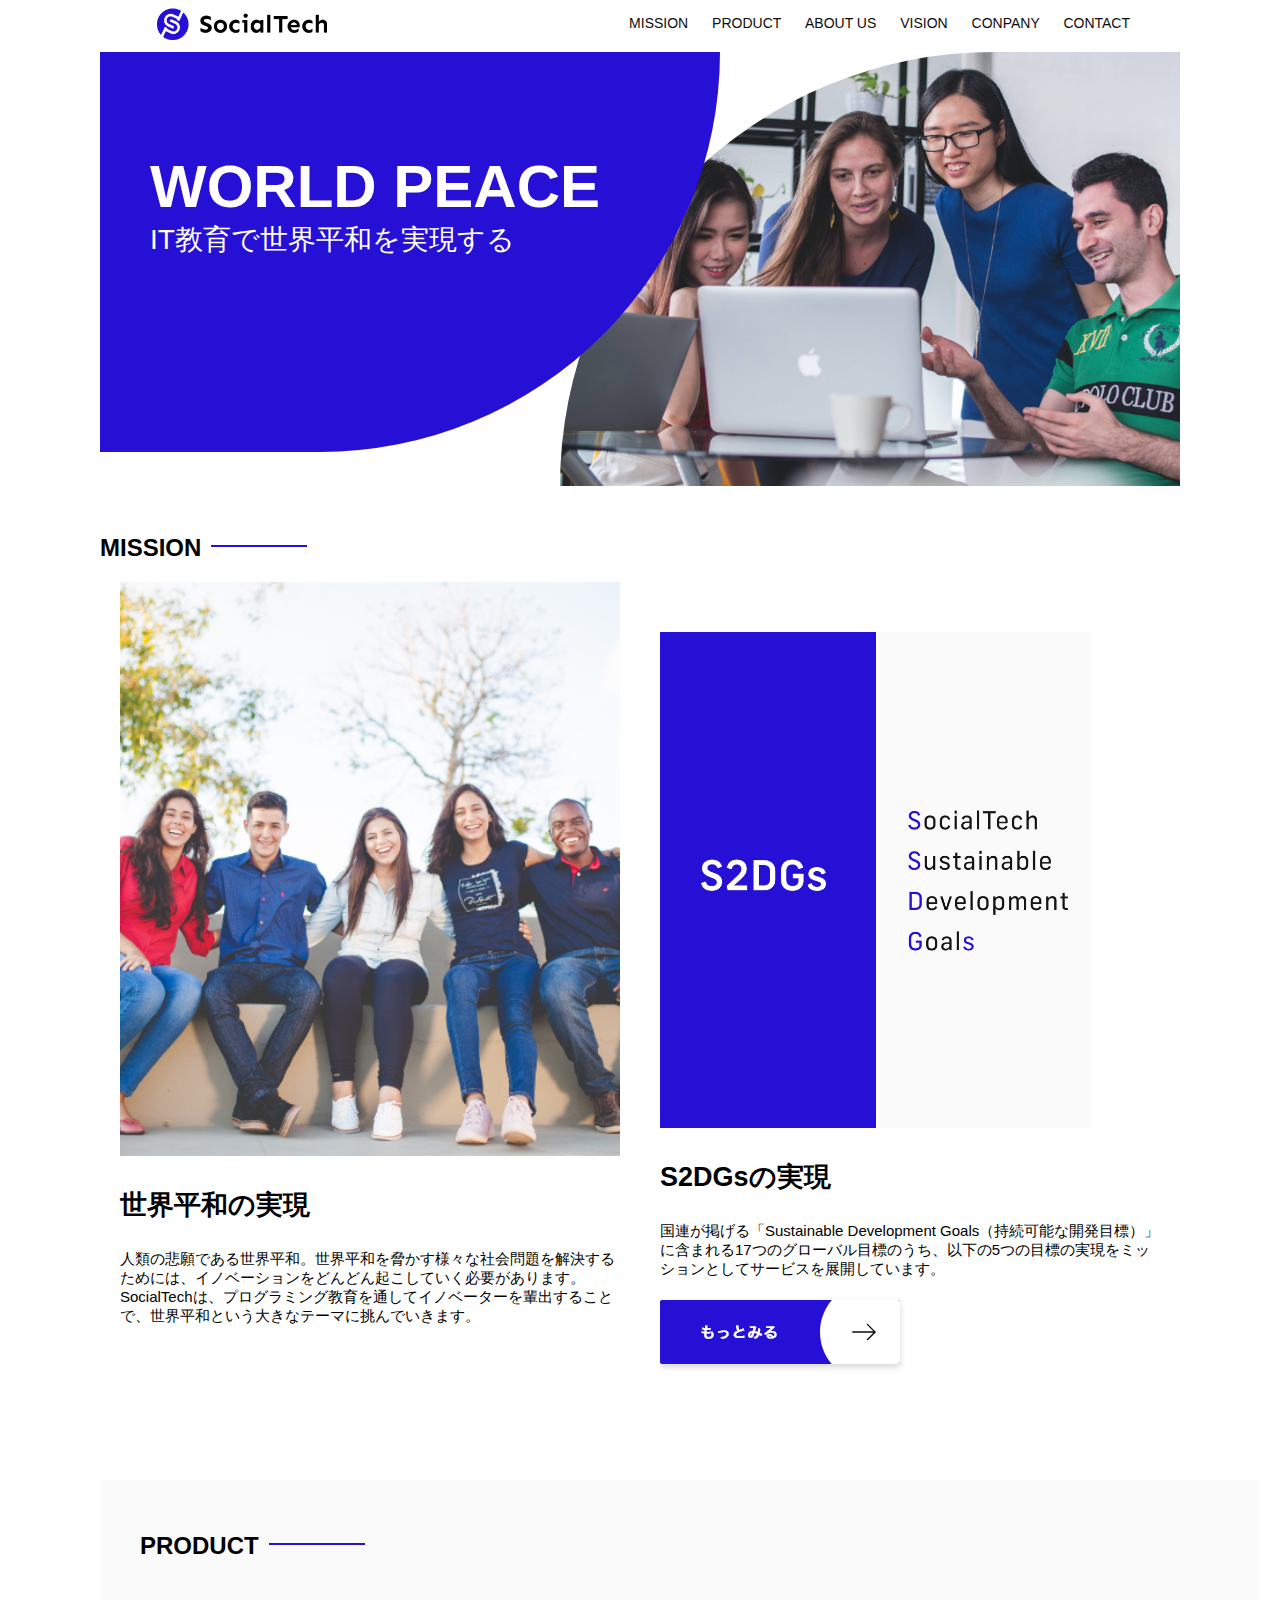
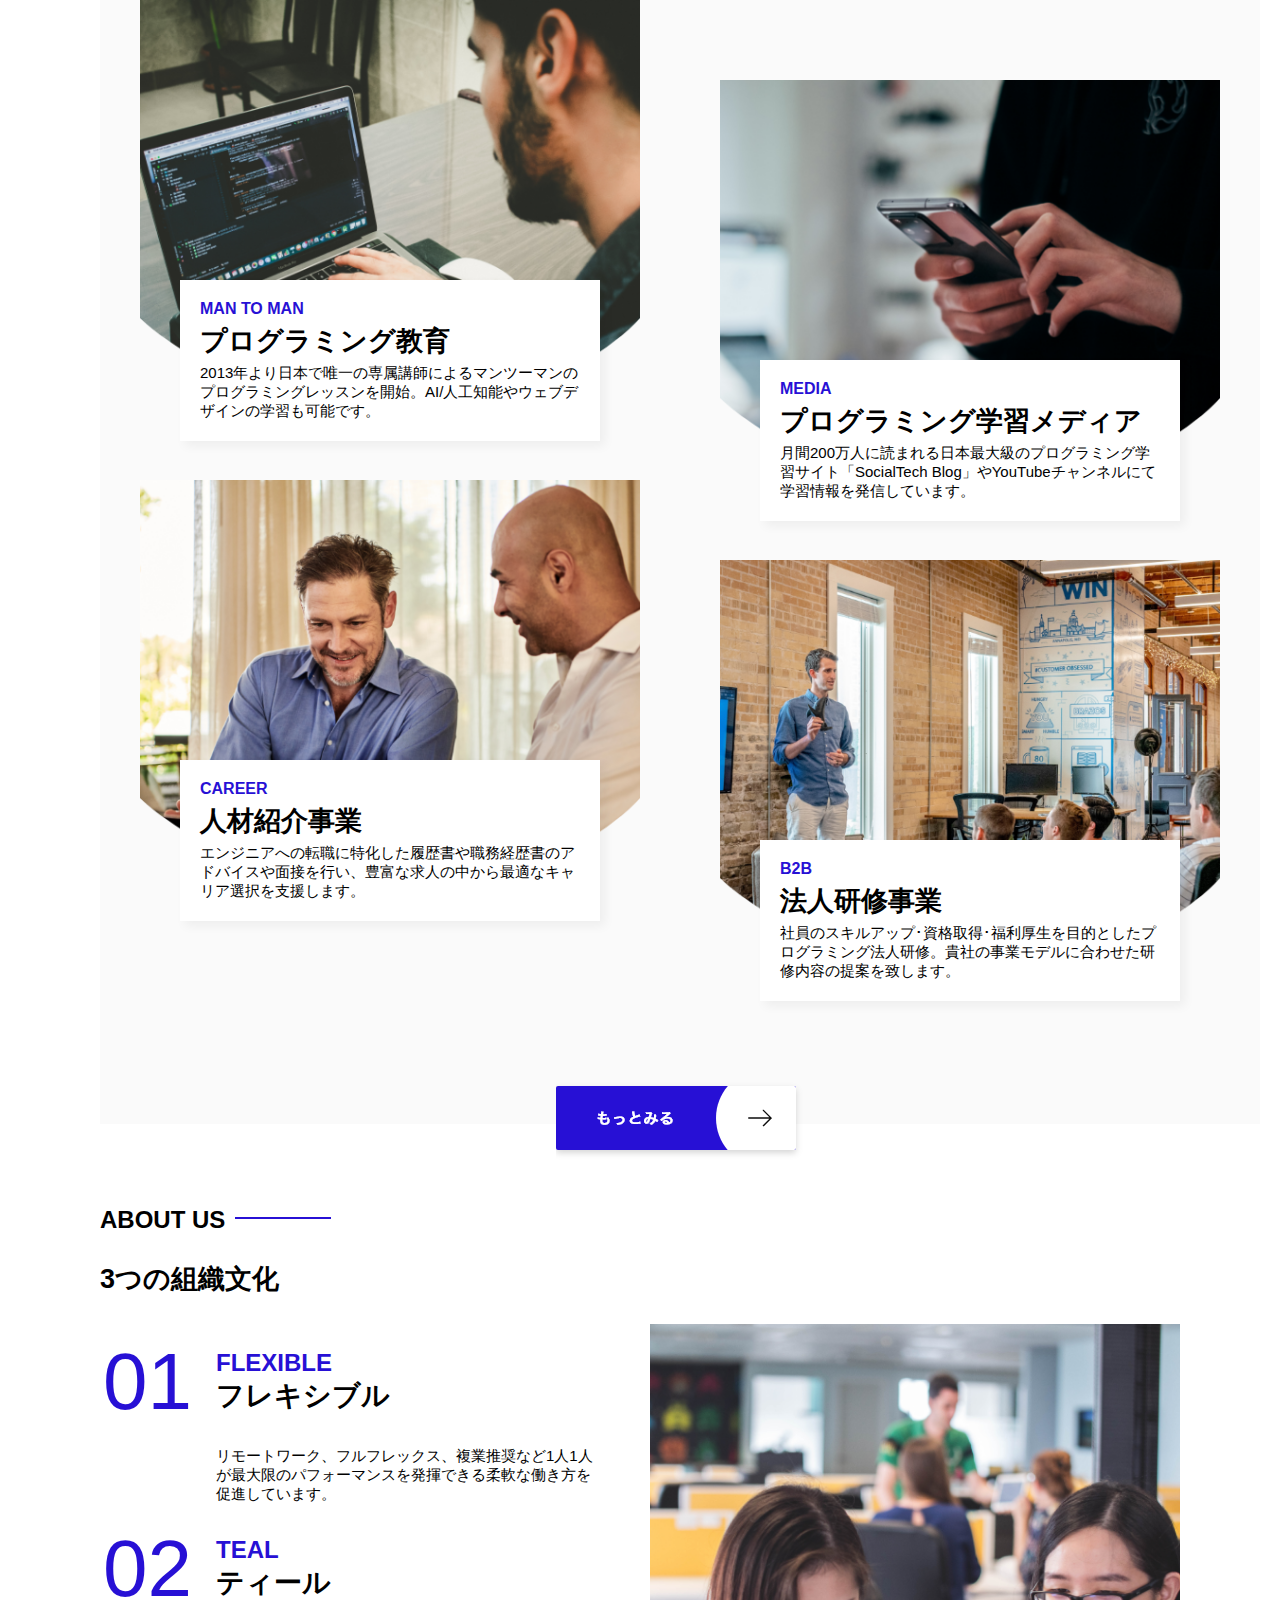
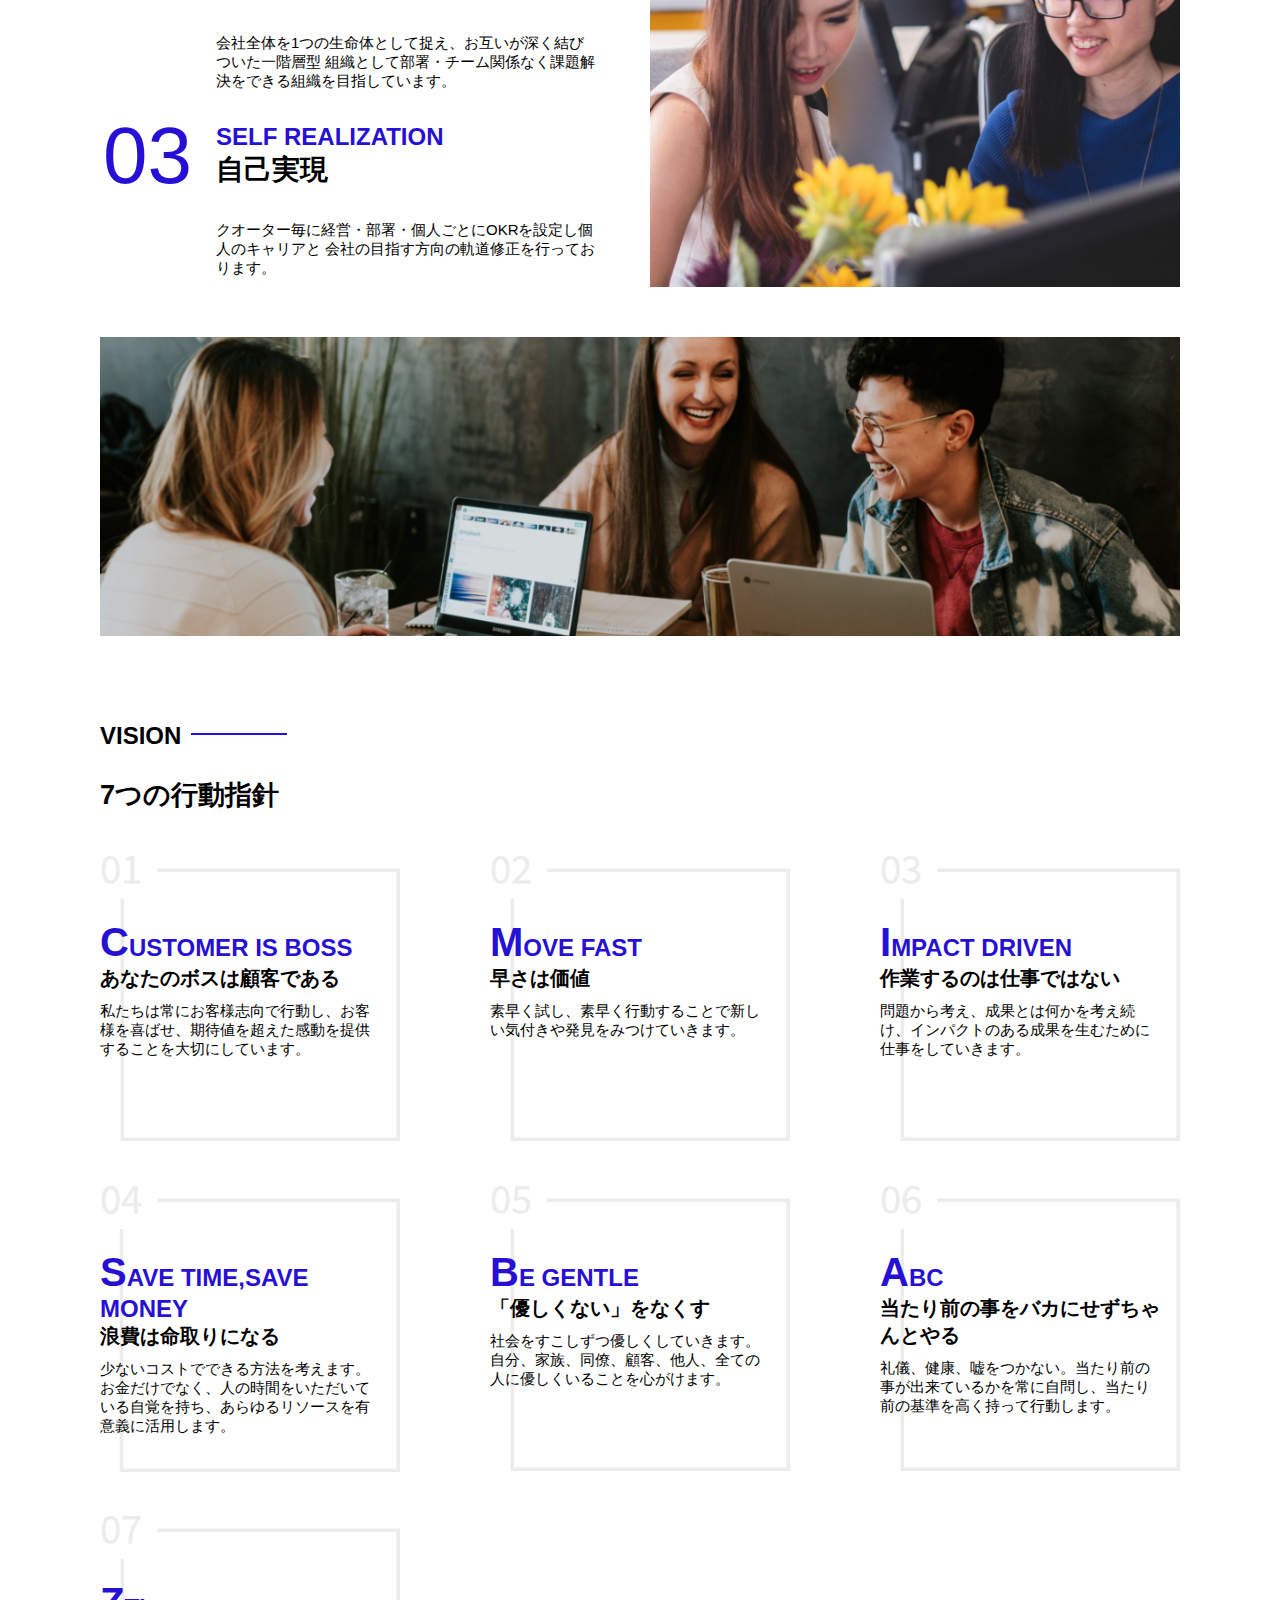
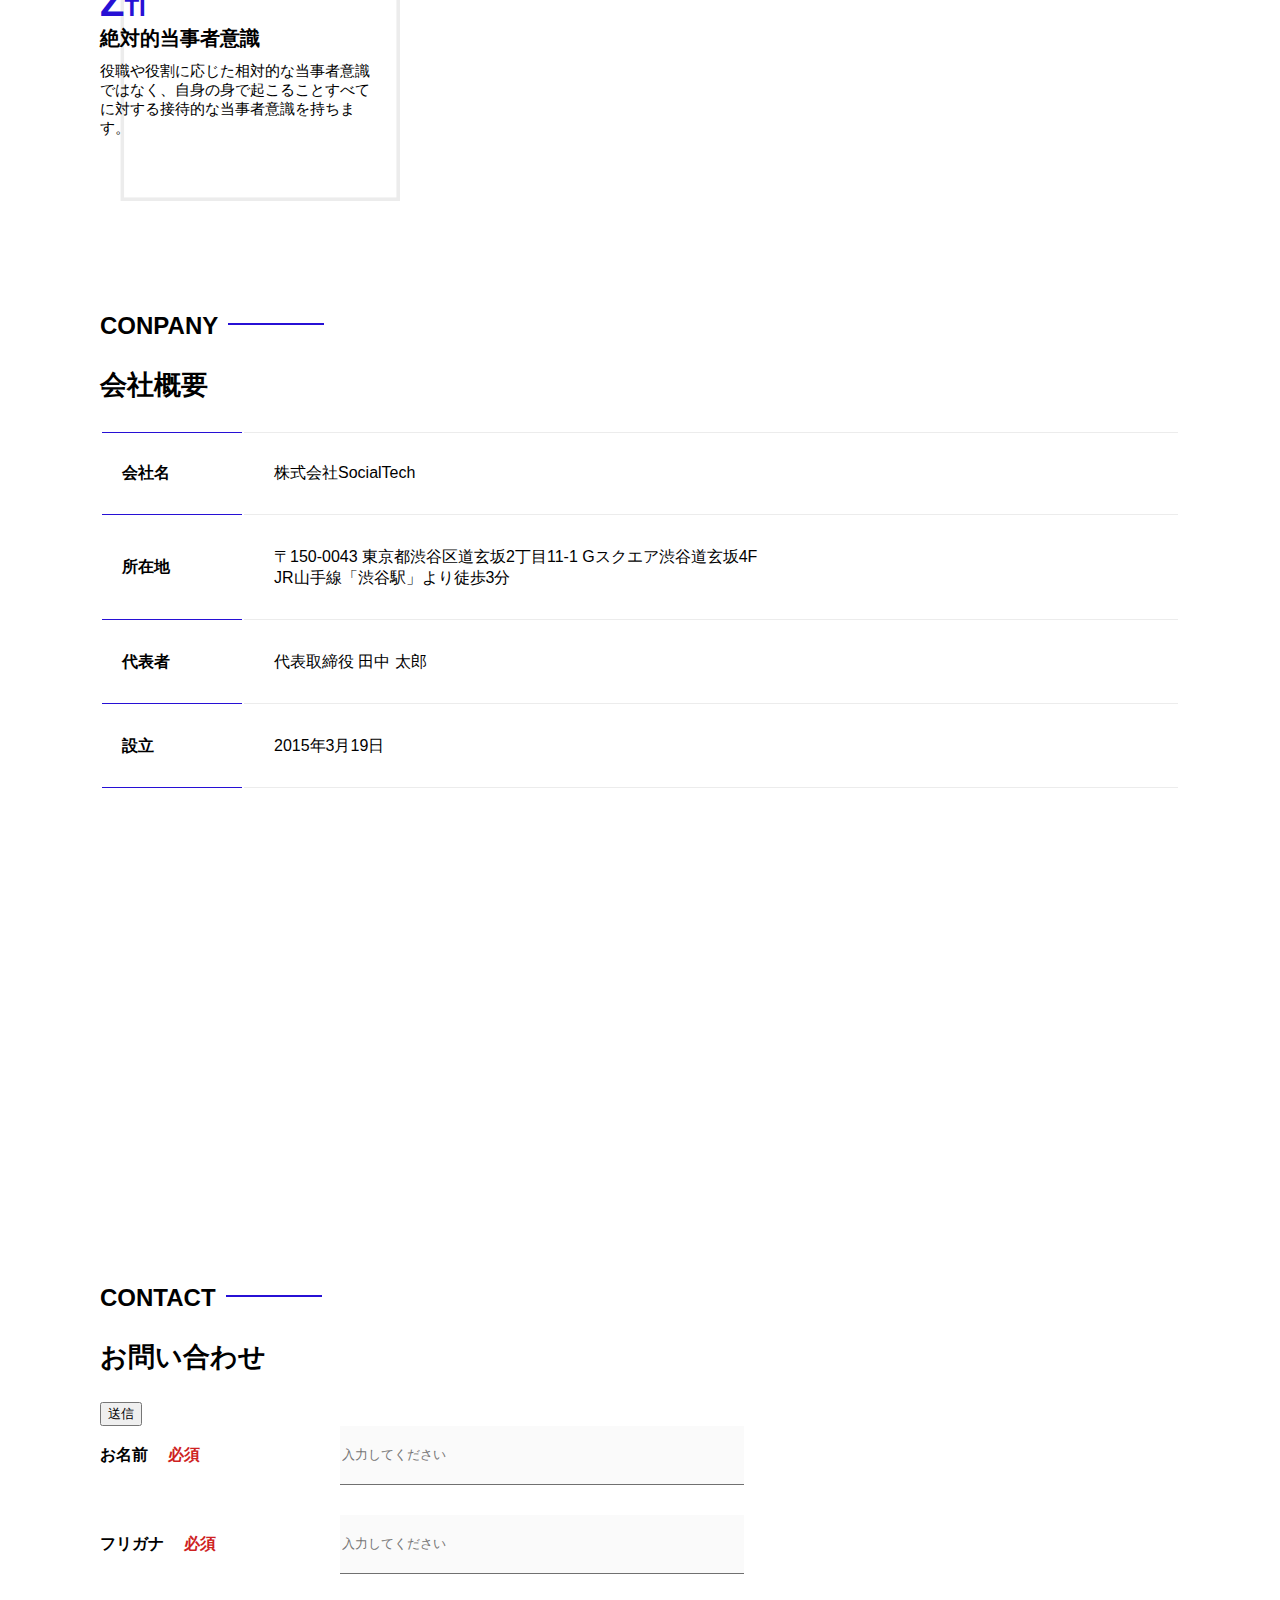
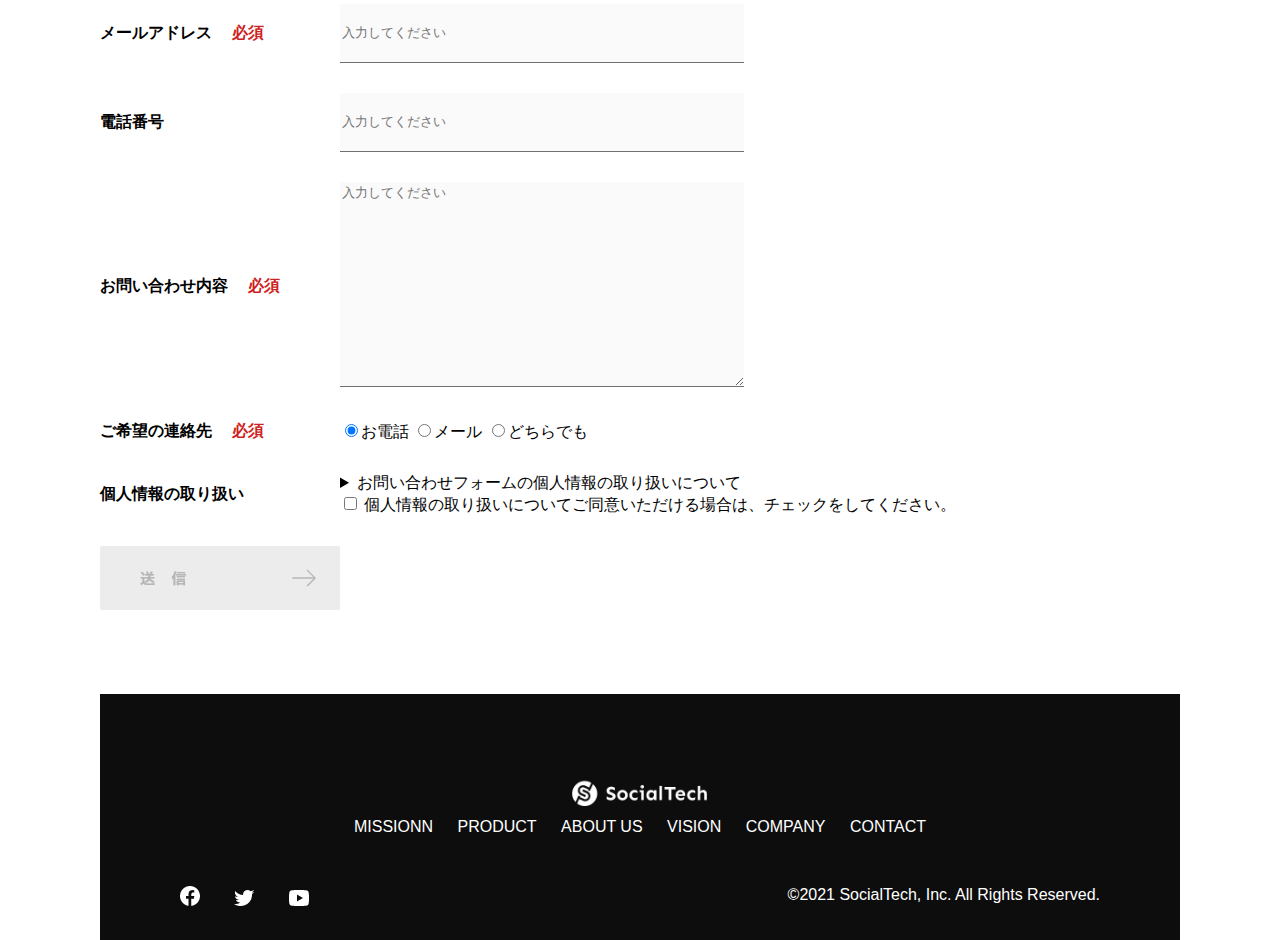
<file: index.html>
<!DOCTYPE html>
<html>
<head>
  <title>SocialTech</title>
  <meta charset="utf-8">
  <meta description="SocialTech業界のリーディングカンパニーを目指します。">
  <meta name="viewport" content="width=device-width,initial-scale=1.0">
  <link rel="stylesheet" href="style.css">
</head>
<body>
  <!--ヘッダー-->
  <header>
    <!--ロゴ-->
      <a href="index.html" id="logo"><img src="images/logo.png" alt="トップページに戻る"></a>

      <!--PC用ナビゲーション-->
      <nav id="nav-pc">
        <a href="misson.html">MISSION</a>
        <a href="product.html">PRODUCT</a>
        <a href="index.html#aboutus">ABOUT US</a>
        <a href="index.html#vision">VISION</a>
        <a href="index.html#company">CONPANY</a>
        <a href="index.html#contact">CONTACT</a>
      </nav>
      <!--スマホ用メニューボタン-->
      <img id="menu-sp" src="images/button-menu.png" alt="ナビゲーションを開く" onclick="document.getElementById('nav-sp').style.display = 'block'">

      <!--スマホ用ナビゲーション-->
      <nav id="nav-sp">
        <img id="close" src="images/button-close.png" alt="ナビゲーションを閉じる" onclick="document.getElementById('nav-sp').style.display ='none'">
        <a id="logo-sp" href="index.html" onclick="document.getElementById('nav-sp').style.display = 'none'"><img src="images/logo-sp.png" alt="トップページに戻る"></a>
        <a class="menu" href="mission.html" onclick="document.getElementById('nav-sp').style.display = 'none'">MISSION</a>
       <a class="menu" href="product.html" onclick="document.getElementById('nav-sp').style.display = 'none'">PRODUCT</a>
       <a class="menu" href="index.html#aboutus" onclick="document.getElementById('nav-sp').style.display = 'none'">ABOUT
         US</a>
       <a class="menu" href="index.html#vision"
         onclick="document.getElementById('nav-sp').style.display = 'none'">VISION</a>
       <a class="menu" href="index.html#company"
         onclick="document.getElementById('nav-sp').style.display = 'none'">COMPANY</a>
       <a class="menu" href="index.html#contact"
         onclick="document.getElementById('nav-sp').style.display = 'none'">CONTACT</a>
       <div id="sns">
         <a href="https://www.facebook.com/sejuku2013"><img src="images/button-facebook.png" alt="Facebookのリンク"></a>
         <a href="https://twitter.com/samuraijuku"><img src="images/button-twitter.png" alt="Twitterのリンク"></a>
         <a href="https://www.youtube.com/channel/UCCFOQO5aDK0xXam4cUQXT8g"><img src="images/button-youtube.png" alt="YouTubeのリンク"></a>
       </div>
      </nav>
  </header>
  <main>
    <article>
      <!--メインビジュアル-->
      <section id="main-visual">
        <div id="main-message">
          <h1>WORLD PEACE</h1>
          <p>IT教育で世界平和を実現する</p>
        </div>
        <img src="images/index/index-main.png" alt="PCの周りに集まる多国籍の仲間たち">
      </section>
      <!--ミッション-->
      <section id="mission">
        <h2 class="index-h2">MISSION</h2>
        <div id="mission-flex">
          <div>
            <img id="mission-photo" src="images/index/index-mission.png" alt="屋外のベンチで写真を撮影する多国籍の仲間たち">
            <h3>世界平和の実現</h3>
            <p>
              人類の悲願である世界平和。世界平和を脅かす様々な社会問題を解決するためには、イノベーションをどんどん起こしていく必要があります。SocialTechは、プログラミング教育を通してイノベーターを輩出することで、世界平和という大きなテーマに挑んでいきます。
            </p>              
          </div>
          <div>
            <img id="s2dgs" src="images/index/s2dgs.png" alt="S2DGs">
            <h3>S2DGsの実現</h3>
            <p>国連が掲げる「Sustainable Development Goals（持続可能な開発目標）」に含まれる17つのグローバル目標のうち、以下の5つの目標の実現をミッションとしてサービスを展開しています。</p>
            <a href="mission.html">
              <img src="images/button-more.png" alt="もっとみる">
            </a>
          </div>
        </div>
      </section>
      <!--プロダクト-->
      <section id="product">
        <h2 class="index-h2">PRODUCT</h2>
        <div>
          <div id="product-left">
            <div>
              <img class="product-photo" src="images/index/index-mantoman.png" alt="PCでｺｰﾄﾞを書く男性">
              <div class="product-explain">
                <span>MAN TO MAN</span>
                <h3>プログラミング教育</h3>
                <p>2013年より日本で唯一の専属講師によるマンツーマンのプログラミングレッスンを開始。AI/人工知能やウェブデザインの学習も可能です。</p>
              </div>
            </div>
            <div>
              <img class="product-photo" src="images/index/index-career.png" alt="笑顔で話し合う2人の男性">
              <div class="product-explain">
                <span>CAREER</span>
                <h3>人材紹介事業</h3>
                <p>エンジニアへの転職に特化した履歴書や職務経歴書のアドバイスや面接を行い、豊富な求人の中から最適なキャリア選択を支援します。</p>
              </div>
            </div>
          </div>
          <div id="product-right">
            <div>
              <img class="product-photo" src="images/index/index-media.png" alt="スマートフォンを操作する人">
              <div class="product-explain">
                <span>MEDIA</span>
                <h3>プログラミング学習メディア</h3>
                <p>月間200万人に読まれる日本最大級のプログラミング学習サイト「SocialTech Blog」やYouTubeチャンネルにて学習情報を発信しています。</p>
              </div>
            </div>
            <div>
              <img class="product-photo" src="images/index/index-b2b.png" alt="講演中の男性とそれを聴く人々">
              <div class="product-explain">
                <span>B2B</span>
                <h3>法人研修事業</h3>
                <p>社員のスキルアップ･資格取得･福利厚生を目的としたプログラミング法人研修。貴社の事業モデルに合わせた研修内容の提案を致します。</p>
              </div>
            </div>
          </div>
        </div>
        <div>
          <a id="product-more" href="product.html">
            <img src="images/button-more.png" alt="もっとみる">
          </a>
        </div>
      </section>
      <!---ABOUT US-->
      <section id="aboutus">
        <h2 class="index-h2">ABOUT US</h2>
        <h3>3つの組織文化</h3>
        <div>
          <table class="culture-table">
            <tr>
              <td>
                <span class="culture-num">01</span>
              </td>
              <td>
                <span class="culture-en">FLEXIBLE</span>
                <span class="culture-jp">フレキシブル</span>
              </td>
            </tr>
            <tr>
              <td>
                <!--空のセル-->
              </td>
              <td>
                <p class="culture-description">
                  リモートワーク、フルフレックス、複業推奨など1人1人が最大限のパフォーマンスを発揮できる柔軟な働き方を促進しています。
                </p>
              </td>
            </tr>
            <tr>
              <td>
                <span class="culture-num">02</span>
              </td>
              <td>
                <span class="culture-en">TEAL</span>
                <span class="culture-jp">ティール</span>
              </td>
            </tr>
            <tr>
              <td>
                <!--空のセル-->
              </td>
              <td>
                <p class="culture-description">
                  会社全体を1つの生命体として捉え、お互いが深く結びついた一階層型
                  組織として部署・チーム関係なく課題解決をできる組織を目指しています。
                </p>
              </td>
            </tr>
            <tr>
              <td>
                <span class="culture-num">03</span>
              </td>
              <td>
                <span class="culture-en">SELF REALIZATION</span>
                <span class="culture-jp">自己実現</span>
              </td>
            </tr>
            <tr>
              <td>
                <!--空のセル-->
              </td>
              <td>
                <p class="culture-description">
                  クオーター毎に経営・部署・個人ごとにOKRを設定し個人のキャリアと
                  会社の目指す方向の軌道修正を行っております。
                </p>
              </td>
            </tr>
          </table>
          <img class="culture-img" src="images/index/index-aboutus1.png" alt="笑顔で話し合う2人の女性">
        </div>
        <img class="culture-img2" src="images/index/index-aboutus2.png" alt="笑顔で話し合う3人の男女">
      </section>
      <!--VISION-->
      <section id="vision">
        <h2 class="index-h2">VISION</h2>
        <h3>7つの行動指針</h3>
        <div>
          <div class="vision-box">
            <img src="images/index/vision-01.png" alt="01">
            <span>
              <h4>CUSTOMER IS BOSS</h4>
              <h5>あなたのボスは顧客である</h5>
              <p>私たちは常にお客様志向で行動し、お客様を喜ばせ、期待値を超えた感動を提供することを大切にしています。</p>
            </span>
          </div>
          <div class="vision-box">
            <img src="images/index/vision-02.png" alt="02">
            <span>
              <h4>MOVE FAST</h4>
              <h5>早さは価値</h5>
              <p>素早く試し、素早く行動することで新しい気付きや発見をみつけていきます。</p>
            </span>
         </div>
         <div class="vision-box">
            <img src="images/index/vision-03.png" alt="03">
            <span>
              <h4>IMPACT DRIVEN</h4>
              <h5>作業するのは仕事ではない</h5>
              <p>問題から考え、成果とは何かを考え続け、インパクトのある成果を生むために仕事をしていきます。</p>
            </span>
         </div>
         <div class="vision-box">
            <img src="images/index/vision-04.png" alt="04">
            <span>
              <h4>SAVE TIME,SAVE MONEY</h4>
              <h5>浪費は命取りになる</h5>
              <p>少ないコストでできる方法を考えます。お金だけでなく、人の時間をいただいている自覚を持ち、あらゆるリソースを有意義に活用します。</p>
           </span>
         </div>
         <div class="vision-box">
            <img src="images/index/vision-05.png" alt="05">
            <span>
               <h4>BE GENTLE</h4>
               <h5>「優しくない」をなくす</h5>
               <p>社会をすこしずつ優しくしていきます。自分、家族、同僚、顧客、他人、全ての人に優しくいることを心がけます。</p>
             </span>
          </div>
          <div class="vision-box">
             <img src="images/index/vision-06.png" alt="06">
             <span>
                <h4>ABC</h4>
                <h5>当たり前の事をバカにせずちゃんとやる</h5>
                <p>礼儀、健康、嘘をつかない。当たり前の事が出来ているかを常に自問し、当たり前の基準を高く持って行動します。</p>
             </span>
           </div>
           <div class="vision-box">
              <img src="images/index/vision-07.png" alt="07">
              <span>
                 <h4>ZTI</h4>
                 <h5>絶対的当事者意識</h5>
                 <p>役職や役割に応じた相対的な当事者意識ではなく、自身の身で起こることすべてに対する接待的な当事者意識を持ちます。</p>
             </span>
           </div>
        </div>
      </section>
      <!--COMPANY-->
      <section id="company">
        <h2 class="index-h2">CONPANY</h2>
        <h3>会社概要</h3>
        <table id="company-table">
          <tr>
            <th class="tableheader-first">会社名</th>
            <td class="cell-first">株式会社SocialTech</td>
          </tr>
          <tr>
            <th class="tableheader">所在地</th>
            <td class="cell">〒150-0043 東京都渋谷区道玄坂2丁目11-1 Gスクエア渋谷道玄坂4F<br>JR山手線「渋谷駅」より徒歩3分</td>
          </tr>
          <tr>
            <th class="tableheader">代表者</th>
            <td class="cell">代表取締役 田中 太郎</td>
          </tr>
          <tr>
            <th class="tableheader">設立</th>
            <td class="cell">2015年3月19日</td>
          </tr>
        </table>
        <iframe src="https://www.google.com/maps/embed?pb=!1m18!1m12!1m3!1d3241.7761314188974!2d139.69400201511064!3d35.65788688019979!2m3!1f0!2f0!3f0!3m2!1i1024!2i768!4f13.1!3m3!1m2!1s0x60188caa0042e8d1%3A0xba130bea826a7aa2!2z44CSMTUwLTAwNDMg5p2x5Lqs6YO95riL6LC35Yy66YGT546E5Z2C77yS5LiB55uu77yR77yR4oiS77yR!5e0!3m2!1sja!2sjp!4v1658111768765!5m2!1sja!2sjp"style="border:0;" allowfullscreen="" loading="lazy" referrerpolicy="no-referrer-when-downgrade">
        </iframe>
      </section>
      <!--お問い合わせフォーム-->
      <section id="contact">
        <h2 class="index-h2">CONTACT</h2>
        <h3>お問い合わせ</h3>
        <!--STATIC FORMSのフォームタグ-->
        <form action="https://api.staticforms.xyz/submit" method="post">
          <input type="text" name="honeypot" style="display:none">
          <!--STATIC FORMSのアクセスキー-->
          <input type="hidden" name="accessKey" value="74a139e5-a51e-4414-90f2-397206c71c4c">
          <!--メールのタイトル-->
          <input type="hidden" name="subject" value="お問い合わせフォーム">
          <!--送信先のメールアドレスをvalueに設定する-->
          <input type="hidden" name="replyTo" value="kazuendkazu@yahoo.co.jp">
          <!--redirectToのURLは公開後のURLへリンクする-->
          <input type="hidden" name="redirectTo" value="">
          <input type="submit" value="送信"/>
          <div>
            <div class="contact-heading">
              <label class="contact-label">お名前<span class="contact-span">必須</span></label>
            </div>
            <div class="contact-form">
              <input type="text" name="name" placeholder="入力してください" class="contact-textbox">
            </div>
          </div>
          <div>
            <div class="contact-heading">
              <label class="contact-label">フリガナ<span class="contact-span">必須</span></label>
            </div> 
            <div>
              <input type="text" name="hurigana" placeholder="入力してください" class="contact-textbox">
            </div>
          </div>
          <div>
            <div class="contact-heading">
              <label class="contact-label">メールアドレス<span class="contact-span">必須</span></label>
            </div>
            <div>
              <input type="text" name="email"placeholder="入力してください" class="contact-textbox">
            </div>
          </div>
          <div>
            <div class="contact-heading">
              <label class="contact-label">電話番号</label>
            </div>
            <div>
              <input type="text" name="email"placeholder="入力してください" class="contact-textbox">
            </div>
          </div>
          <div>
            <div class="contact-heading">
              <label class="contact-label">お問い合わせ内容<span class="contact-span">必須</span></label>
            </div>
            <div>
              <textarea class="contact-textarea" placeholder="入力してください" name="message"></textarea>
            </div>
          </div>
          <div>
            <div class="contact-heading">
              <label class="contact-label">ご希望の連絡先<span class="contact-span">必須</span></label>
            </div>
            <div>
              <input class="radiobutton" type="radio" value="tel" name="contact" checked><label>お電話</label>
              <input class="radiobutton" type="radio" value="mail" name="contact"><label>メール</label>
              <input class="radiobutton" type="radio" value="both" name="contact"><label>どちらでも</label>
            </div>
          </div>
          <div>
            <div class="contact-heading">
              <label class="contact-label">個人情報の取り扱い</label>
            </div>
            <div>
              <details>
                <summary>お問い合わせフォームの個人情報の取り扱いについて</summary>
                <div>
                  <span>1.組織の名称又は氏名</span><br>
                  株式会社SocialTech<br><br>
                  <span>2.個人情報保護管理者(若しくはその代理人)の氏名又は職名、所属及び連絡先
                    鈴木 一郎 コーポレート部</span><br>
                    メールアドレス:support@socialtech.net<br>
                    TEL：03-××××-×××××<br>
                    <span>3.個人情報の利用目的</span><br>
                    ・本サービス及び本サービスに関連する情報の提供又はそれらに関する連絡の為<br>
                    ・ユーザー本人確認のため<br>
                    ・当社サービスのご案内のため<br>
                    ・当社の商品等の広告または宣伝(電子メールによるものを含むものとします。)<br><br>
                    <span>4.個人情報の取り扱い業務の委託</span><br>
                    個人情報の取り扱い業務の全部または一部を外部に業務委託する場合があります。<br>
                    その際、弊社は、個人情報を適切に保護できる管理体制を敷き実行していることを条件として<br>
                    委託先を厳選したうえで、機密保持契約を委託先と締結し、お客様の個人情報を厳密に管理させます。<br><br>
                    <span>5.個人情報の開示等の請求</span><br>
                    お客様は、弊社に対してご自身の個人情報の開示等(利用目的の通知、開示、内容の訂正･追加･削除、利用の停止または消去、第三者への提供の停止)に関して、当社問い合わせ窓口に申し出ることができます。<br>
                    その際、弊社はお客様ご本人を確認させていただいたうえで、合理的な期間内に対応いたします。<br><br>
                    なお、個人情報に関する弊社お問い合わせ先は、次の通りです。<br><br>
                    株式会社SocialTech 個人情報問い合わせ窓口<br>
                    〒150-0043 東京都渋谷区道玄坂2丁目11-1 Gスクエア渋谷道玄坂4F<br>
                    メールアドレス：suppoet@socialtech.net TEL:03-××××-×××××<br><br>
                    <span>6.個人情報を提供されることの任意について</span><br><br>
                    お客様がご自身の個人情報を弊社に提供されるか否かは、お客様のご判断によりますが、もしご提供されない場合には、適切なサービスが提供できない場合がありますので予めご了承ください。
                </div>
              </details>
              <input type="checkbox" name="agree">
              <span>個人情報の取り扱いについてご同意いただける場合は、チェックをしてください。</span>
            </div>
          </div>
          <input type="image" value="Submit" src="images/button-submit.png" alt="送信する">
      </section>
    </article>
    <footer>
      <div id="footer-logo">
        <img src="images/logo-sp.png" alt="SocialTech">
      </div>
      <div id="footer-link">
        <a href="mission.html">MISSIONN</a>
        <a href="product.html">PRODUCT</a>
        <a href="index.html#aboutus">ABOUT US</a>
        <a href="index.html#vision">VISION</a>
        <a href="index.html#company">COMPANY</a>
        <a href="index.html#contact">CONTACT</a>
      </div>
      <div id="sns-footer">
        <a href="https://www.facebook.com/sejuku2013"><img src="images/button-facebook.png" alt="Facebookのリンク"></a>
        <a href="https://twitter.com/samuraijuku"><img src="images/button-twitter.png" alt="Twitterのリンク"></a>
        <a href="https://www.youtube.com/channel/UCCFOQO5aDK0xXam4cUQXTT8g"><img src="images/button-youtube.png" alt="YouTubeのリンク"></a>
        <span id="copyright">&copy;2021 SocialTech, Inc. All Rights Reserved.</span>
      </div>
    </footer>
  </main>
</body>
</html>
</file>
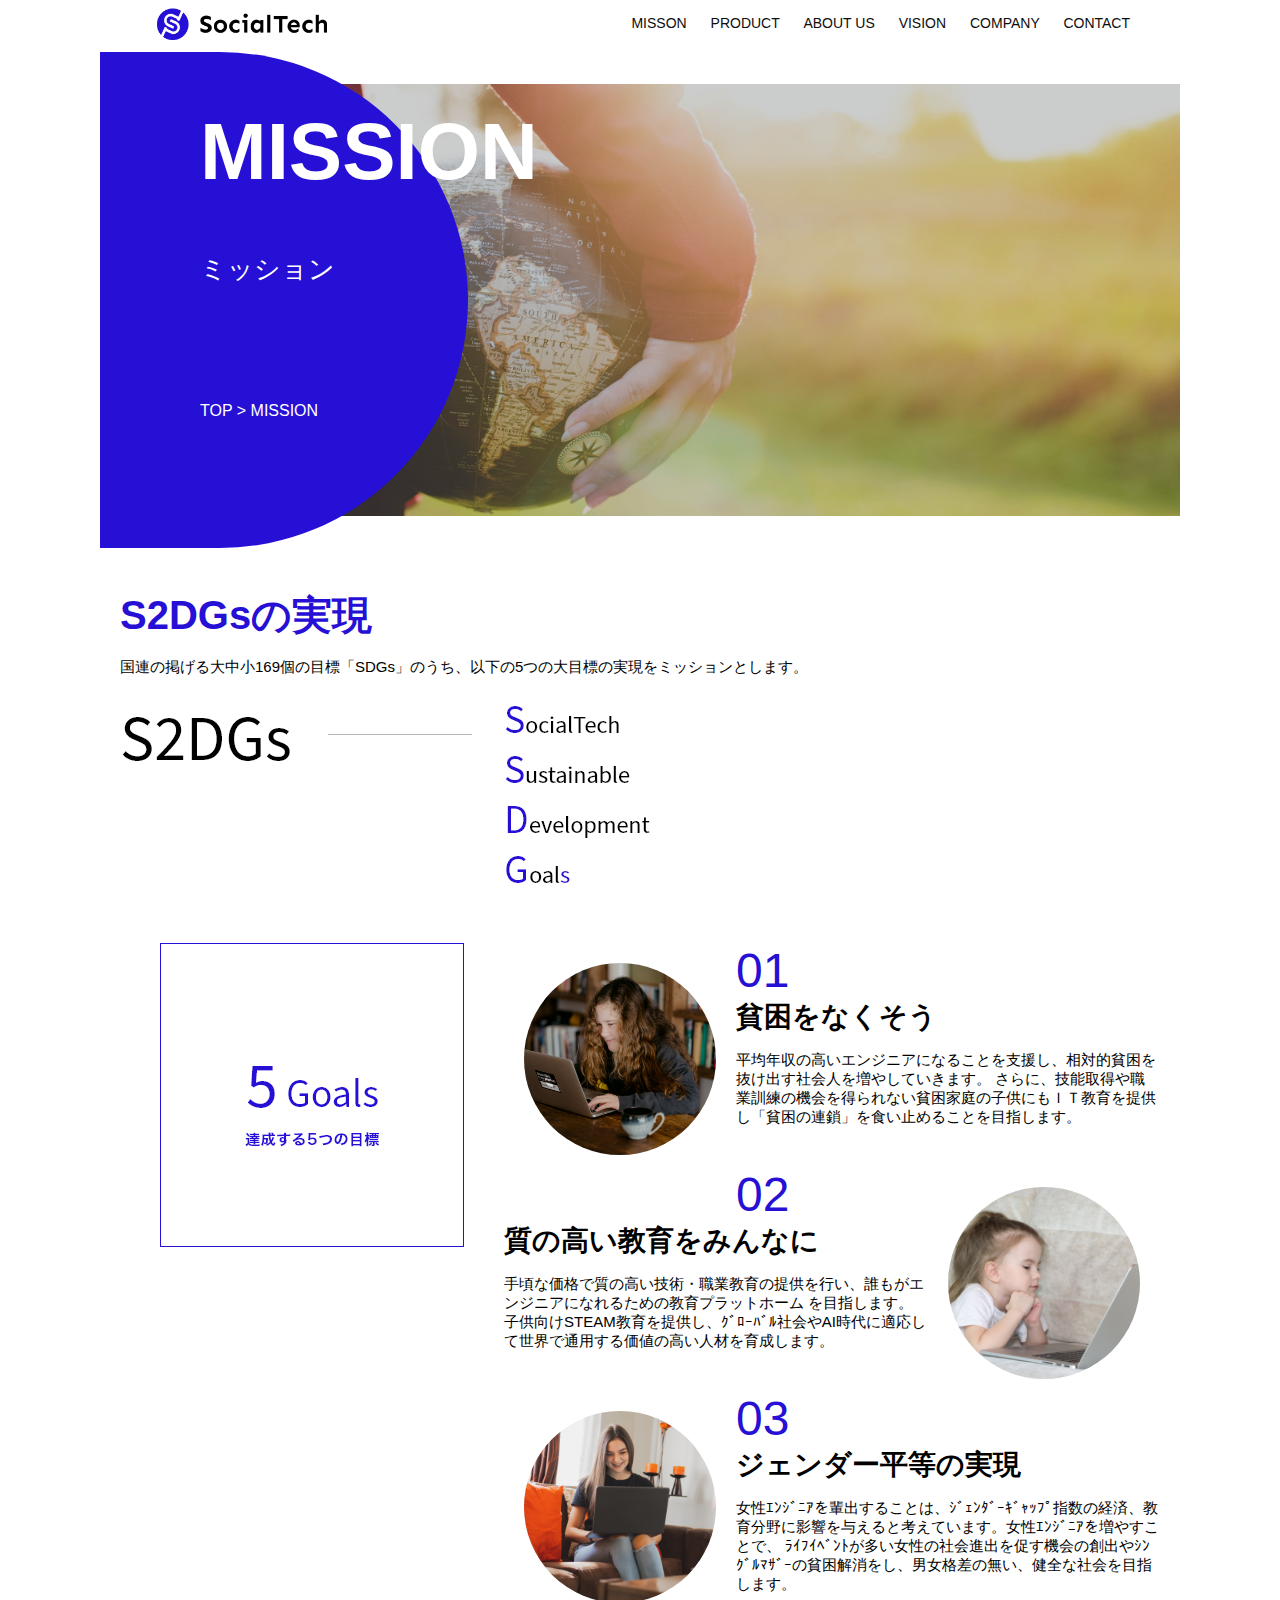
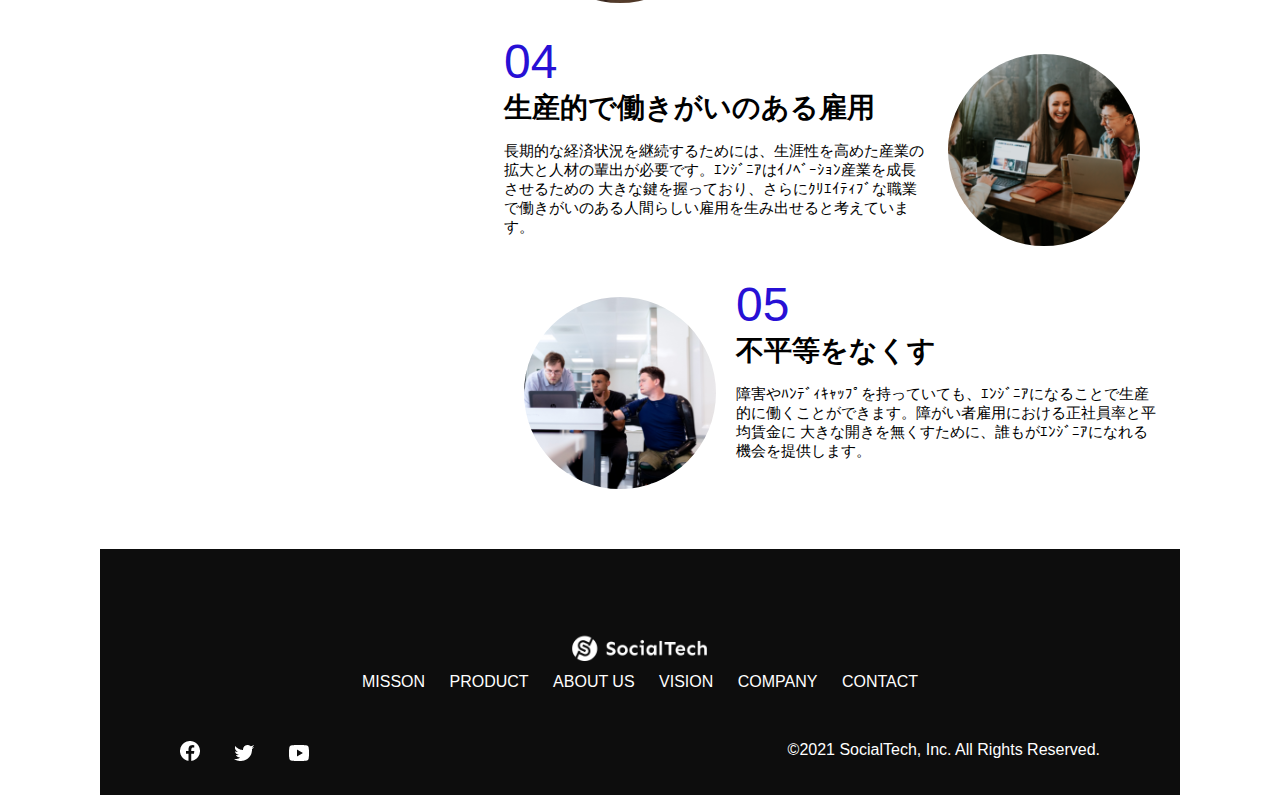
<file: misson.html>
<!DOCTYPE html>
<html>
  <head>
    <title>SocialTech - MISSON ミッション -</title>
    <meta charset="utf-8">
    <meta name="description" content="SocialTechが目指す5つの目標（S2DGs）を紹介します">
    <meta name="viewport" content="width=device-width,inital-scale=1.0">
    <link rel="stylesheet" href="style.css">
  </head>

  <body>
    <!--ヘッダー-->
    <header>
      <!--ロゴ-->
      <a href="index.html" id="logo"><img src="images/logo.png" alt="トップページに戻る"></a>

      <!--PC用ナビゲーション-->
      <nav id="nav-pc">
        <a href="misson.html">MISSON</a>
        <a href="product.html">PRODUCT</a>
        <a href="index.html#aboutus">ABOUT US</a>
        <a href="index.html#vision">VISION</a>
        <a href="index.html#company">COMPANY</a>
        <a href="index.html#contact">CONTACT</a>
      </nav>

      <!--スマホ用メニューボタン-->
      <img id="menu-sp" src="images/button-menu.png" alt="ナビゲーションを開く" onclick="document.getElementById('nav-sp').style.display = 'block'">

      <!--スマホ用ナビゲーション-->
      <nav id="nav-sp">
        <img id="close" src="images/button-close.png" alt="ナビゲーションを閉じる" onclick="document.getElementById('nav-sp').style.display = 'none'">
        <a id="logo-sp" href="index.html" onclick="document.getElementById('nav-sp').style.display = 'none'"><img src="images/logo-sp.png" alt="トップページに戻る"></a>
        <a class="menu" href="misson.html" onclick="document.getElementById('nav-sp').style.display = 'none'">MISSON</a>
        <a class="menu" href="product.html" onclick="document.getElementById('nav-sp').style.display = 'none'">PRODUCT</a>
        <a class="menu" href="index.html#aboutus" onclick="document.getElementById('nav-sp').style.display = 'none'">ABOUTUS</a>
        <a class="menu" href="index.html#vision" onclick="document.getElementById('nav-sp').style.display = 'none'">VISION</a>
        <a class="menu" href="index.html#company" onclick="document.getElementById('nav-sp').style.display = 'none'">COMPANY</a>
        <a class="menu" href="index.html#contact" onclick="document.getElementById('nav-sp').style.display = 'none'">CONTACT</a>
        <div id="sns">
          <a href="https://www.facebook.com/sejuku2013"><img src="images/button-facebook.png" alt="Facebookのリンク"></a>
          <a href="https://www.twitter.com/samuraijuku"><img src="images/button-twitter.png" alt="Twitterのリンク"></a>
          <a href="https://www.youtube.com/channel/UCCFOQO5aDK0xXam4cUQXT8g"><img src="images/button-youtube.png" alt="YouTubeのリンク"></a>
        </div>
      </nav>
    </header>
    <main>
      <article>
        <section id="mission-main">
          <div id="mission-title">
            <h1>MISSION</h1>
            <span>ミッション</span>
            <div>TOP > MISSION</div>
          </div>
        </section>
        <section id ="mission-s2dgs">
          <h2 class="mission-h2">S2DGsの実現</h2>
          <p>国連の掲げる大中小169個の目標「SDGs」のうち、以下の5つの大目標の実現をミッションとします。</p>
          <img src="images/mission/mission-s2dgs.png" alt="S2DGs"
        </section>
        <section id="mission-5goals">
          <div>
            <img id="s2dgs-image" src="images/mission/mission-5goals.png" alt="5Goals">
          </div>
          <div>
            <div>
              <img class="fivegoals-image-left" src="images/mission/mission-5goals01.png" alt="PCを操作する女の子">
              <span class="fivegoals-number">01</span>
              <h3 class="fivegoals-h3">貧困をなくそう</h3>
              <P class="fivegoals-P">
                平均年収の高いエンジニアになることを支援し、相対的貧困を抜け出す社会人を増やしていきます。
                さらに、技能取得や職業訓練の機会を得られない貧困家庭の子供にもＩＴ教育を提供し「貧困の連鎖」を食い止めることを目指します。</P>
            </div>

            <div>
              <img class="fivegoals-image-right" src="images/mission/mission-5goals02.png" alt="ＰＣを見つめる小さい女の子">
              <span class="fivegoals-number">02</span>
              <h3 class="fivegoals-h3">質の高い教育をみんなに</h3>
              <P class="fivegoals-P">
                手頃な価格で質の高い技術・職業教育の提供を行い、誰もがエンジニアになれるための教育プラットホーム
                を目指します。子供向けSTEAM教育を提供し、ｸﾞﾛｰﾊﾞﾙ社会やAI時代に適応して世界で通用する価値の高い人材を育成します。</P>
            </div>

            <div>
              <img class="fivegoals-image-left" src="images/mission/mission-5goals03.png" alt="PCを操作する女性">
              <span class="fivegoals-number">03</span>
              <h3 class="fivegoals-h3">ジェンダー平等の実現</h3>
              <P class="fivegoals-P">
                女性ｴﾝｼﾞﾆｱを輩出することは、ｼﾞｪﾝﾀﾞｰｷﾞｬｯﾌﾟ指数の経済、教育分野に影響を与えると考えています。女性ｴﾝｼﾞﾆｱを増やすことで、
                ﾗｲﾌｲﾍﾞﾝﾄが多い女性の社会進出を促す機会の創出やｼﾝｸﾞﾙﾏｻﾞｰの貧困解消をし、男女格差の無い、健全な社会を目指します。</P>
            </div>

            <div>
              <img class="fivegoals-image-right" src="images/mission/mission-5goals04.png" alt="笑顔で話し合う3人の男女">
              <span class="fivegoals-number">04</span>
              <h3 class="fivegoals-h3">生産的で働きがいのある雇用</h3>
              <P class="fivegoals-P">
                長期的な経済状況を継続するためには、生涯性を高めた産業の拡大と人材の輩出が必要です。ｴﾝｼﾞﾆｱはｲﾉﾍﾞｰｼｮﾝ産業を成長させるための
                大きな鍵を握っており、さらにｸﾘｴｲﾃｨﾌﾞな職業で働きがいのある人間らしい雇用を生み出せると考えています。</P>
            </div>

            <div>
              <img class="fivegoals-image-left" src="images/mission/mission-5goals05.png" alt="障害を持つ男性が生き生きと働く様子">
              <span class="fivegoals-number">05</span>
              <h3 class="fivegoals-h3">不平等をなくす</h3>
              <P class="fivegoals-P">
                障害やﾊﾝﾃﾞｨｷｬｯﾌﾟを持っていても、ｴﾝｼﾞﾆｱになることで生産的に働くことができます。障がい者雇用における正社員率と平均賃金に
                大きな開きを無くすために、誰もがｴﾝｼﾞﾆｱになれる機会を提供します。</P>
            </div>
          </div>
        </section>
      </article>
      <footer>
        <div id="footer-logo">
          <img src="images/logo-sp.png" alt="SocialTech">
        </div>
        <div id="footer-link">        
          <a href="misson.html">MISSON</a>
          <a href="product.html">PRODUCT</a>
          <a href="index.html#aboutus">ABOUT US</a>
          <a href="index.html#vision">VISION</a>
          <a href="index.html#company">COMPANY</a>
          <a href="index.html#contact">CONTACT</a>
        </div>
        <div id="sns-footer">
          <a href="https://www.facebook.com/sejuku2013"><img src="images/button-facebook.png" alt="Facebookのリンク"></a>
          <a href="https://www.twitter.com/samuraijuku"><img src="images/button-twitter.png" alt="Twitterのリンク"></a>
          <a href="https://www.youtube.com/channel/UCCFOQO5aDK0xXam4cUQXT8g"><img src="images/button-youtube.png" alt="YouTubeのリンク"></a>
          <span id="copyright">&copy;2021 SocialTech, Inc. All Rights Reserved.</span> 
        </div>
      </footer>
    </main>
  </body>
</html>
</file>
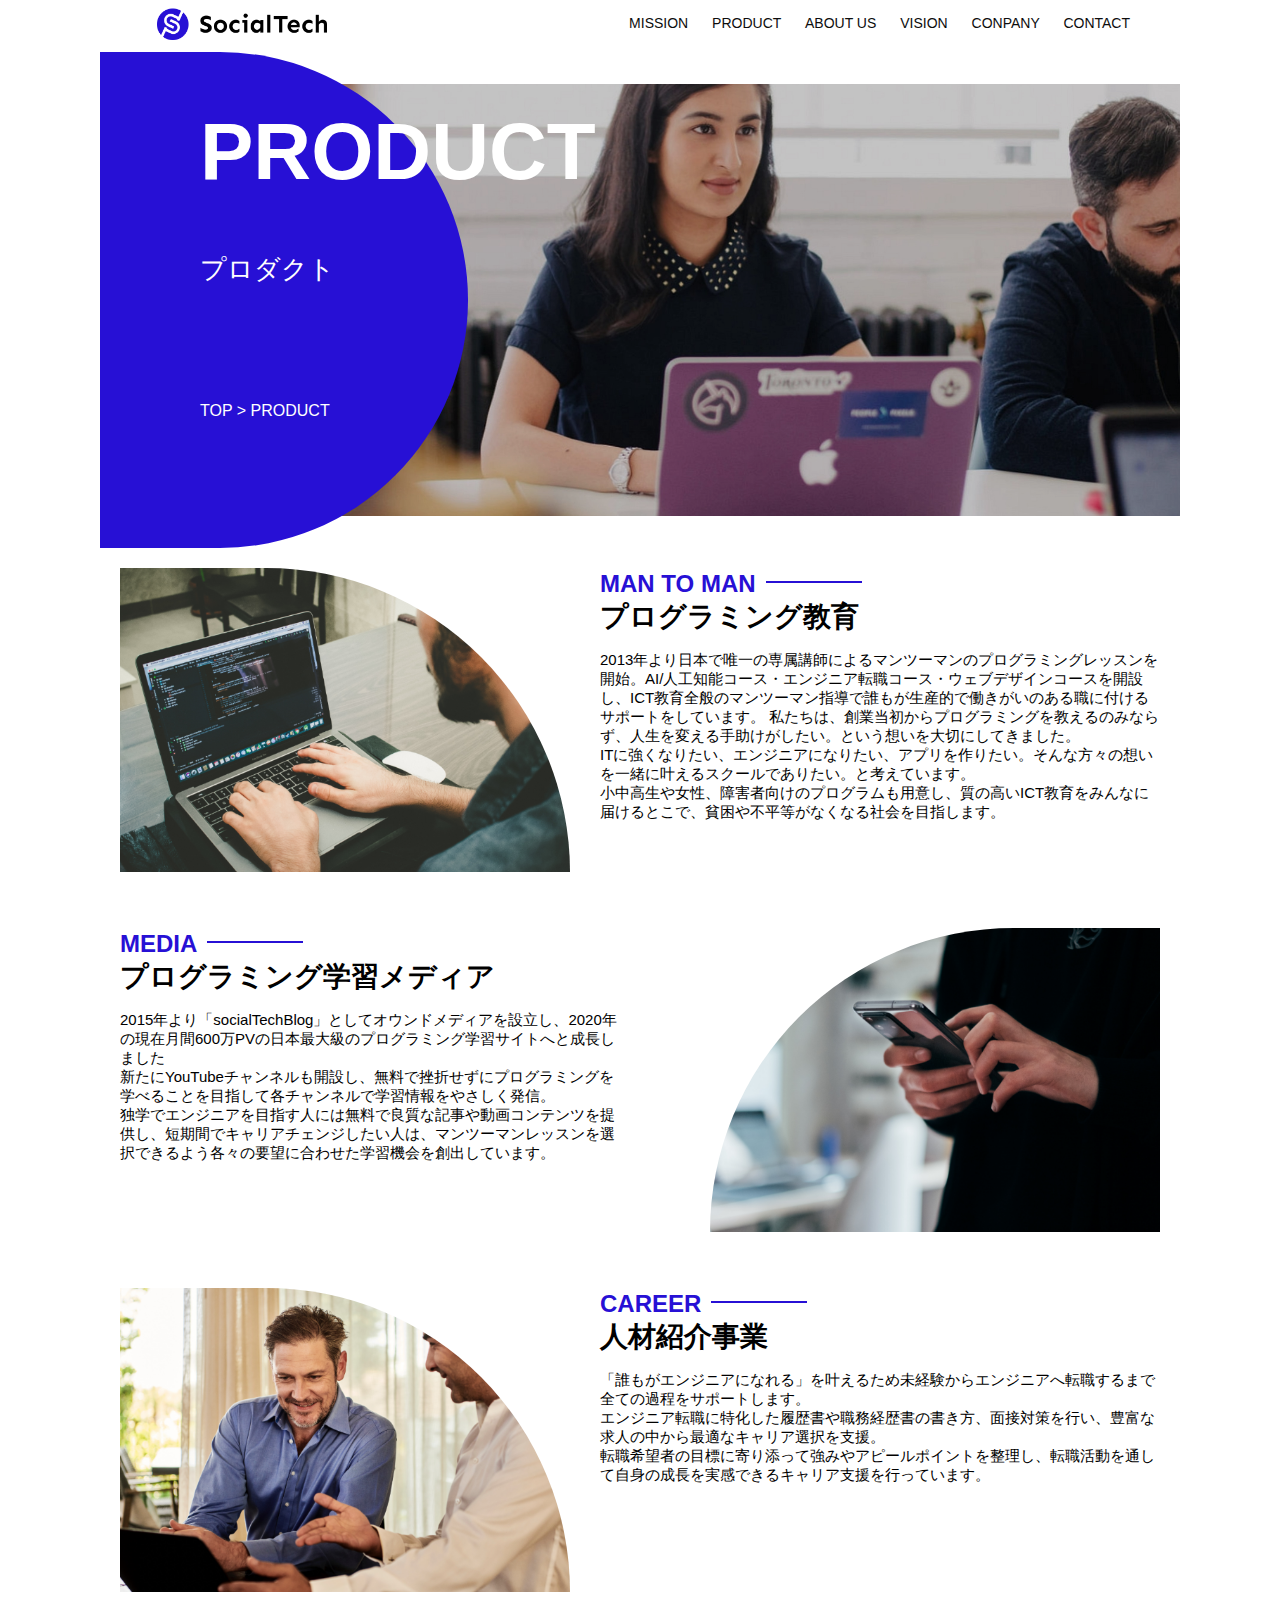
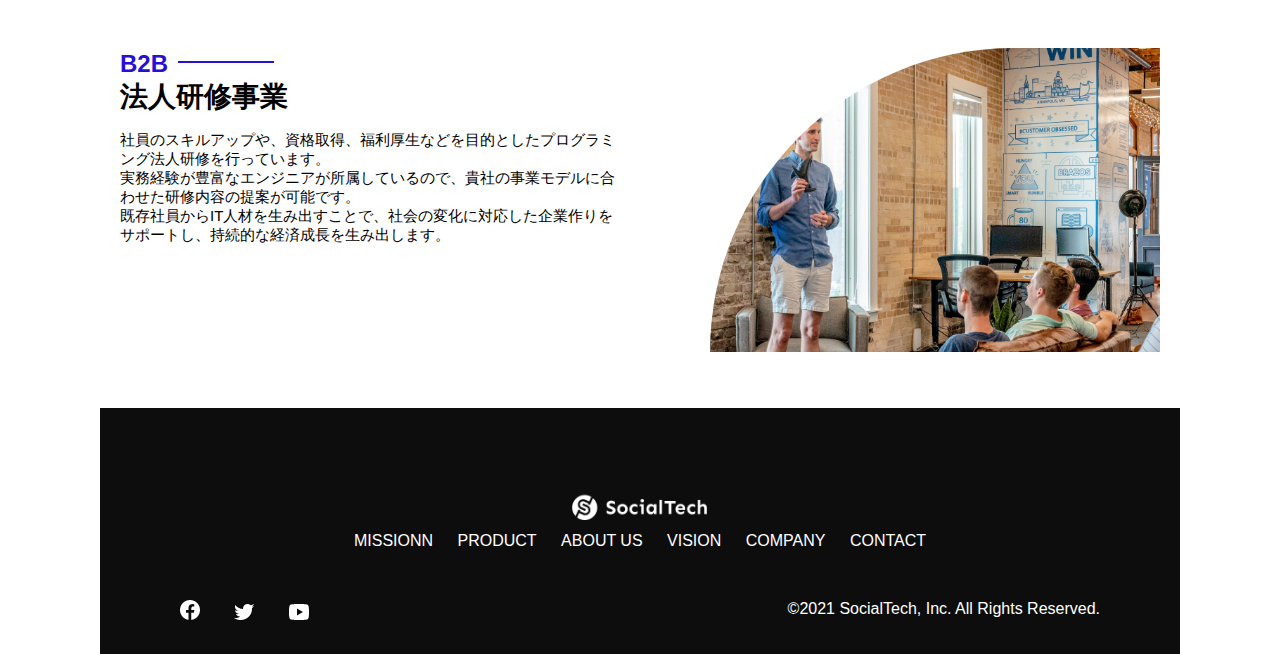
<file: product.html>
<!DOCTYPE html>
<html>
<head>
  <title>SocialTech -PRODUCT プロダクト-</title>
  <meta charset="utf-8">
  <meta name="description" content="SocialTechの4つのプロダクトを紹介します">
  <meta name="viewport" content="width=device-width,initial-scale=1.0">
  <link rel="stylesheet" href="style.css">
</head>
<body>
  <!--ヘッダー-->
  <header>
    <!--ロゴ-->
      <a href="index.html" id="logo"><img src="images/logo.png" alt="トップページに戻る"></a>

      <!--PC用ナビゲーション-->
      <nav id="nav-pc">
        <a href="misson.html">MISSION</a>
        <a href="product.html">PRODUCT</a>
        <a href="index.html#aboutus">ABOUT US</a>
        <a href="index.html#vision">VISION</a>
        <a href="index.html#company">CONPANY</a>
        <a href="index.html#contact">CONTACT</a>
      </nav>
      <!--スマホ用メニューボタン-->
      <img id="menu-sp" src="images/button-menu.png" alt="ナビゲーションを開く" onclick="document.getElementById('nav-sp').style.display = 'block'">

      <!--スマホ用ナビゲーション-->
      <nav id="nav-sp">
        <img id="close" src="images/button-close.png" alt="ナビゲーションを閉じる" onclick="document.getElementById('nav-sp').style.display ='none'">
        <a id="logo-sp" href="index.html" onclick="document.getElementById('nav-sp').style.display = 'none'"><img src="images/logo-sp.png" alt="トップページに戻る"></a>
        <a class="menu" href="mission.html" onclick="document.getElementById('nav-sp').style.display = 'none'">MISSION</a>
       <a class="menu" href="product.html" onclick="document.getElementById('nav-sp').style.display = 'none'">PRODUCT</a>
       <a class="menu" href="index.html#aboutus" onclick="document.getElementById('nav-sp').style.display = 'none'">ABOUT
         US</a>
       <a class="menu" href="index.html#vision"
         onclick="document.getElementById('nav-sp').style.display = 'none'">VISION</a>
       <a class="menu" href="index.html#company"
         onclick="document.getElementById('nav-sp').style.display = 'none'">COMPANY</a>
       <a class="menu" href="index.html#contact"
         onclick="document.getElementById('nav-sp').style.display = 'none'">CONTACT</a>
       <div id="sns">
         <a href="https://www.facebook.com/sejuku2013"><img src="images/button-facebook.png" alt="Facebookのリンク"></a>
         <a href="https://twitter.com/samuraijuku"><img src="images/button-twitter.png" alt="Twitterのリンク"></a>
         <a href="https://www.youtube.com/channel/UCCFOQO5aDK0xXam4cUQXT8g"><img src="images/button-youtube.png" alt="YouTubeのリンク"></a>
       </div>
      </nav>
  </header>
  <main>
    <article>
      <section id="product-main">
        <div id="product-title">
          <h1>PRODUCT</h1>
          <span>プロダクト</span>
          <div>TOP > PRODUCT</div>
        </div>
      </section>
      <section class="product-section1">
        <img src="images/product/product-mantoman.png" alt="PCでコードを書く男性">
        <div>
          <h2 class="product-h2">MAN TO MAN</h2>
          <h3 class="product-h3">プログラミング教育</h3>
          <P>
            2013年より日本で唯一の専属講師によるマンツーマンのプログラミングレッスンを開始。AI/人工知能コース・エンジニア転職コース・ウェブデザインコースを開設し、ICT教育全般のマンツーマン指導で誰もが生産的で働きがいのある職に付けるサポートをしています。
            私たちは、創業当初からプログラミングを教えるのみならず、人生を変える手助けがしたい。という想いを大切にしてきました。<br>ITに強くなりたい、エンジニアになりたい、アプリを作りたい。そんな方々の想いを一緒に叶えるスクールでありたい。と考えています。<br>小中高生や女性、障害者向けのプログラムも用意し、質の高いICT教育をみんなに届けるとこで、貧困や不平等がなくなる社会を目指します。
          </P>
        </div>
      </section>
      <section class="product-section2">
        <div>
          <h2 class="product-h2">MEDIA</h2>
          <h3 class="product-h3">プログラミング学習メディア</h3>
          <P>
            2015年より「socialTechBlog」としてオウンドメディアを設立し、2020年の現在月間600万PVの日本最大級のプログラミング学習サイトへと成長しました<br>新たにYouTubeチャンネルも開設し、無料で挫折せずにプログラミングを学べることを目指して各チャンネルで学習情報をやさしく発信。<br>独学でエンジニアを目指す人には無料で良質な記事や動画コンテンツを提供し、短期間でキャリアチェンジしたい人は、マンツーマンレッスンを選択できるよう各々の要望に合わせた学習機会を創出しています。
          </P>
        </div>
        <img src="images/product/product-media.png" alt="スマートフォンを操作する人">
      </section>
      <section class="product-section1">
        <img src="images/product/product-career.png" alt="笑顔で話し合う2人の男性">
        <div>
          <h2 class="product-h2">CAREER</h2>
          <h3 class="product-h3">人材紹介事業</h3>
          <p>
            「誰もがエンジニアになれる」を叶えるため未経験からエンジニアへ転職するまで全ての過程をサポートします。<br>エンジニア転職に特化した履歴書や職務経歴書の書き方、面接対策を行い、豊富な求人の中から最適なキャリア選択を支援。<br>転職希望者の目標に寄り添って強みやアピールポイントを整理し、転職活動を通して自身の成長を実感できるキャリア支援を行っています。<br>
          </p>
        </div>
      </section>
      <section class="product-section2">
        <div>
          <h2 class="product-h2">B2B</h2>
          <h3 class="product-h3">法人研修事業</h3>
          <p>
            社員のスキルアップや、資格取得、福利厚生などを目的としたプログラミング法人研修を行っています。<br>実務経験が豊富なエンジニアが所属しているので、貴社の事業モデルに合わせた研修内容の提案が可能です。<br>既存社員からIT人材を生み出すことで、社会の変化に対応した企業作りをサポートし、持続的な経済成長を生み出します。
          </p>
        </div>
        <img src="images/product/product-b2b.png" alt="講演中の男性とそれを聴く人々">
      </section>
    </article>
    <footer>
     <div id="footer-logo">
      <img src="images/logo-sp.png" alt="SocialTech">
     </div>
     <div id="footer-link">
      <a href="mission.html">MISSIONN</a>
      <a href="product.html">PRODUCT</a>
      <a href="index.html#aboutus">ABOUT US</a>
      <a href="index.html#vision">VISION</a>
      <a href="index.html#company">COMPANY</a>
      <a href="index.html#contact">CONTACT</a>
     </div>
     <div id="sns-footer">
      <a href="https://www.facebook.com/sejuku2013"><img src="images/button-facebook.png" alt="Facebookのリンク"></a>
      <a href="https://twitter.com/samuraijuku"><img src="images/button-twitter.png" alt="Twitterのリンク"></a>
      <a href="https://www.youtube.com/channel/UCCFOQO5aDK0xXam4cUQXTT8g"><img src="images/button-youtube.png" alt="YouTubeのリンク"></a>
      <span id="copyright">&copy;2021 SocialTech, Inc. All Rights Reserved.</span>
     </div>
    </footer>
  </main>
</body>

</html>
</file>
<file: style.css>
/*PC、スマホ共通スタイル*/
body {
  font-family: "Source Sans Pro","Hiragino Kaku Gothic ProN",Meiryo,Arial,sans-serif;
}

P {
  font-size: 15px;
}

/*=================
PC用のスタイル
==================*/
@media screen and (min-width: 768px) {
  /*横幅設定*/
  body {
    max-width: 1080px;
    min-width: 960px;
    margin: 0 auto 0 auto;
  }

  /*ヘッダー*/
  header {
    display: flex;
    justify-content: space-between;
    max-width: 980px;
    margin: 0 auto 0 auto;
  }

  /*ナビゲーションのレイアウト*/
  #nav-pc {
    text-align: right;
    font-size: 14px;
    padding-top: 15px;
  }

  /*ナビゲーションのリンクの装飾設定*/
  #nav-pc > a {
    text-decoration: none;
    margin-left: 20px;
  }
  #nav-pc > a:link {
    color: #0d0d0d;
  }
  #nav-pc > a:visited {
    color: #0d0d0d;
  }
  #nav-pc > a:hover {
    color: #0d0d0d;
    text-decoration: underline;
  }
  #nav-pc > a:active {
    color: #0d0d0d;
  }

  /*スマホ用ナビを非表示*/
  #nav-sp,
  #menu-sp {
    display: none;
  }

  /*メインビジュアル*/
  #main-visual {
    position: relative;
    height: 400px;
  }

  #main-message {
    position:absolute;
    top: 0;
    left: 0;
    background-color: #2710d5;
    color: #ffffff;
    border-radius: 0 0 476px 0;
    max-width: 620px;
    height: 100%;
    width: 100%;
    z-index: 11;
  }

  #main-message > h1 {
    font-size: 60px;
    font-weight: bold;
    margin: 100px 0 0 50px;
  }
  #main-message > p {
    font-size: 28px;
    margin: 0 0 0 50px;
  }
  

  #main-visual > img {
    max-width: 620px;
    border-radius: 476px 0 0 0;
    position: absolute;
    top: 0;
    right: 0;
    z-index: 10;
  }

  /*見出し*/
  h2 {
    margin: 40px 0 0 0;
  }

  h2::after {
    content: url("images/line.png");
    margin-left: 10px;
  }

  h3 {
    font-size: 27px;
  }

  /*ミッション*/
  #mission {
    margin: 80px auto 80px auto;
    width: 100%;
  }

  #mission-flex {
    width: 100%;
    display: flex;
  }

  #mission-flex > div {
    width: 50%;
    margin: 20px;
  }

  #mission-photo {
    width: 100%;
  }

  #s2dgs {
    margin-top: 50px;
  }
  
  /*プロダクト*/
  #product {
    background-color: #fafafa;
    width: 100%;
    margin: 80px 0 80px 0;
    padding: 10px 40px 0px 40px;
  }

  /*外枠*/
  #product > div {
    margin-top: 40px;
    display: flex;
  }

  /*左のカラム*/
  #product-left {
    width: 50%;
    margin-right: 20px;
  }

  /*右のカラム*/
  #product-right {
    width: 50%;
    margin-left: 20px;
    margin-top: 80px;
  }

  /*画像+説明の枠*/
  #product-left > div {
    position: relative;
    height: 480px;
    margin-right: 20px;
  }
  #product-right > div {
    position: relative;
    height: 480px;
    margin-left: 20px;
  }

  /*画像*/
  .product-photo {
    width: 100%;
  }

  /*説明文の枠*/
  .product-explain {
    background-color: #ffffff;
    position: absolute;
    left: 0;
    top: 280px;
    margin: 0 40px 0 40px;
    padding: 20px;
    box-shadow: 5px 5px 10px rgba(0, 0, 0, 0.05);
  }

  /*説明文の英語*/
  .product-explain > span {
    color: #2710d5;
    font-weight: bold;
    font-size: 16px;
    margin: 0%;
  }

  /*説明文の見出し*/
  .product-explain > h3 {
    margin: 5px 0 5px 0;
  }

  /*説明文*/
  .product-explain > p {
    margin: 0;
  }

  /*「もっとみる」ボタン*/
  #product-more {
    margin: 0 auto -42px auto;
  }

  /*ABOUT US*/
  #aboutus {
    margin: 80px auto 80px auto;
  }

  /*3つの組織文化と画像を入れる枠*/
  #aboutus > div {
    display: flex;
  }

  /*画像*/
  .culture-img {
    width: 100%;
    align-self: flex-start;
  }

  .culture-img2 {
    margin-top: 50px;
    width: 100%;
  }

  /*3つの組織文化の表*/
  .culture-table {
    max-width: 500px;
    margin-right: 50px;
  }

  /*番号*/
  .culture-num {
    font-size: 80px;
    color: #2710d5;
    margin: 0 20px 0 0;
  }

  /*組織文化英語*/
  .culture-en {
    color: #2710d5;
    font-weight: bold;
    font-size: 24px;
    display: block;
  }

  /*組織文化日本語*/
  .culture-jp {
    font-size: 28px;
    font-weight: bold;
  }

  /*説明文*/
  .culture-description {
    margin: 0;
  }

  /*ビジョン*/
  #vision {
    margin: 80px auto 80px auto;
  }

  /*セクション内の外枠*/
  #vision > div {
    width: 100%;
    display: flex;
    justify-content: space-between;
    flex-wrap: wrap;
  }

  /*7つの行動指針の枠*/
  .vision-box {
    width: 300px;
    height: 300px;
    margin-bottom: 30px;
    position: relative;
  }

  .vision-box > img {
    width: 100%;
    height: auto;
    position: absolute;
    top: 0;
    left: 0;
    z-index: 30;
  }

  .vision-box > span {
    position: absolute;
    top: 0;
    left: 0;
    z-index: 31;
    margin-right: 20px;
  }

  .vision-box > span > h4 {
    color: #2710d5;
    font-size: 24px;
    margin: 80px 0 0 0;
  }

  .vision-box > span > h4::first-letter {
    font-size: 40px;
  }

  .vision-box > span > h5 {
    font-size: 20px;
    margin: 0 0 0 0;
  }

  .vision-box > span > p {
    margin: 10px 0 0 0;
  }

  /*会社概要*/
  #company {
    margin: 80px 0 80px 0;
  }

  #company-table {
    width: 100%;
  }

  .tableheader {
    text-align: left;
    padding: 20px;
    border-bottom-color: #2710d5;
    border-bottom-width: 1px;
    border-bottom-style: solid;
    width: 100px;
  }

  .tableheader-first{
    text-align: left;
    padding: 20px;
    border-bottom-color: #2710d5;
    border-bottom-width: 1px;
    border-bottom-style: solid;
    border-top-color: #2710d5;
    border-top-width: 1px;
    border-top-style: solid;
  }

  .cell {
    padding: 30px;
    border-bottom-color: #ececec;
    border-bottom-width: 1px;
    border-bottom-style: solid;
  }

  .cell-first {
    padding: 30px;
    border-bottom-color: #ececec;
    border-bottom-width: 1px;
    border-bottom-style: solid;
    border-top-color: #ececec;
    border-top-width: 1px;
    border-top-style: solid;
  }

  #company > iframe {
  width: 100%;
  height: 368px;
  margin-top: 40px;
  }

  /*お問い合わせ*/
  #contact {
    margin: 80px auto 80px auto;
  }

  /*外枠*/
  #contact > form > div {
    display: flex;
    flex-direction: row;
    flex-wrap: wrap;
    padding-bottom: 30px;
  }

  /*左列の見出し*/
  .contact-heading {
    width: 240px;
    align-self: center;
  }
  /*見出しのラベル*/
  .contact-label {
    font-weight: bold;
  }
  /*必須*/
  .contact-span {
    color: #ce2222;
    margin: 0 0 0 20px;
    font-weight: bold;
  }

  /*テキストボックス*/
  .contact-textbox {
    border-top: 0;
    border-left: 0;
    border-right: 0;
    border-bottom-width: 1px;
    border-bottom-color: #707070;
    border-bottom-style: solid;
    background-color: #fafafa;
    width: 400px;
    height: 56px;
  }
  /*お問い合わせ内容テキストエリア*/
  .contact-textarea {
    border-top: 0;
    border-left: 0;
    border-right: 0;
    border-bottom-width: 1px;
    border-bottom-color: #707070;
    border-bottom-style: solid;
    background-color: #fafafa;
    width: 400px;
    height: 200px;
  }

  /*個人情報の取り扱い*/
  details {
    width: 700px;
  }
  details > div {
    background-color: #fafafa;
    padding: 20px;
  }
  details > div > span {
    font-weight: bold;
  }

  /*フッター*/
  footer {
    background-color: #0d0d0d;
    text-align: center;
    padding: 80px 80px 30px 80px;
  }

  #footer-iogo {
   margin-bottom: 30px;
  }

  #footer-link {
    margin-bottom: 50px;
  }
  #footer-link > a {
    text-decoration: none;
    margin: 10px;
  }
  #footer-link > a:link {
    color: #ffffff;
  }
  #footer-link > a:visited {
    color: #ffffff;
  }
  #footer-link > a:hover {
    color: #ffffff;
    text-decoration: underline;
  }
  #footer-link > a:active {
    color: #ffffff;
  }

  #sns-footer {
    text-align: left;
    width: 100%;
  }

  #sns-footer > a {
    margin-right: 30px;
  }

  #copyright {
    color: #ffffff;
    float: right;
  }

  /*mission.html用スタイル*/
  /*ミッションのメインビジュアル*/
  #mission-main {
    height: 496px;
    width: 100%;
    background-image: url("images/mission/mission-main.png");
    background-repeat: no-repeat;
    background-position-y: center;
  }

  #mission-title {
    background-color: #2710d5;
    width: 368px;
    color: #ffffff;
    height: 496px;
    border-radius: 0 248px 248px 0;
    position: relative;
  }

  #mission-title > h1 {
    position: absolute;
    top: 0;
    left: 100px;
    font-size: 80px;
  }

  #mission-title > span {
    position: absolute;
    top: 200px;
    left: 100px;
    font-size: 26px;
  }

  #mission-title > div {
    position: absolute;
    top: 350px;
    left: 100px;
    font-size: 16px;
  }

  #mission-s2dgs {
    width: 100%;
    margin: 20px;
  }

  .mission-h2 {
    color: #2710d5;
    font-size: 40px;
  }

  .mission-h2::after {
    content: none;
  }

  #mission-5goals {
    margin: 20px;
    display: flex;
  }

  #mission-5goals > div {
    flex-grow: 1;
    padding: 20px;
  }

  #mission-5goals > div > div {
    margin-bottom: 40px;
  }

  .fivegoals-image-right {
    float: right;
    margin: 20px;
  }

  .fivegoals-image-left {
    float: left;
    margin: 20px;
  }

  .fivegoals-number {
    color: #2710d5;
    font-size: 48px;
    margin: 0;
  }

  .fivegoals-h3 {
    font-size: 28px;
    margin: 0;
  }

  .fivegoals-p {
    margin: 0;
  }

  /*プロダクトページ*/
  #product-main {
    height: 496px;
    width: 100%;
    background-image: url("images/product/product-main.png");
    background-repeat: no-repeat;
    background-position-y: center;
  }

  #product-title {
    background-color: #2710d5;
    width: 368px;
    color: #ffffff;
    height: 496px;
    border-radius: 0 248px 248px 0;
    position: relative;
  }
  #product-title > h1 {
    position: absolute;
    top: 0;
    left: 100px;
    font-size: 80px;
  }

  #product-title > span {
    position: absolute;
    top: 200px;
    left: 100px;
    font-size: 26px;
  }

  #product-title > div {
    position: absolute;
    top: 350px;
    left: 100px;
    font-size: 16px;
  }

  /*セクション1*/
  .product-section1 {
    position: relative;
    margin: 20px;
    height: 340px;
  }

  .product-section1 > img {
    position: absolute;
    top: 0;
    left: 0;
    width: 450px;
    margin: 0 40px 30px 0;
    border-radius: 0 432px 0 0;
  }

  .product-section1 > div {
    position: absolute;
    top: 0;
    left: 480px;
  }

  /*セクション2*/
  .product-section2 {
    position: relative;
    margin: 20px;
    height: 340px;
  }

  .product-section2 > img {
    position: absolute;
    top: 0;
    right: 0;
    width: 450px;
    margin: 0 0 30px 40px;
    border-radius: 432px 0 0 0;
  }

  .product-section2 > div {
    width: 500px;
    position: absolute;
    top: 0;
    left: 0;
  }

  .product-h2 {
    color: #2710d5;
    font-size: 24px;
    margin: 0;
  }

  .product-h3 {
    font-size: 28px;
    margin: 0;
  }
}

/*=========================
スマートフォン用のスタイル
==========================*/
@media screen and (max-width: 767px) {
   body {
    min-width: 375px;
    margin: 0;
   } 

   /*PC用ナビゲーション非表示*/
   #nav-pc {
    display: none;
   }

   /*ハンバーガーメニュー*/
   #menu-sp {
    float: right;
    padding: 0;
   }

   /*スマホ用ナビゲーションの表示切替*/
   /*初期状態、レイアウトと非表示設定*/
   #nav-sp {
    background-color:#2710d5;
    position: absolute;
    left: 0;
    top: 0;
    height: 100%;
    width: 100%;
    display: none;
    z-index: 100;
   }

   /* ×ボタン */
   #close {
    position: absolute;
    top: 20px;
    right: 20px;
   }

   /* ナビゲーションメニュー用ロゴ */
   #logo-sp {
    margin: 80px 0 30px 20px;
   }

   /*ナビゲーションのリンクの装飾設定*/
   #nav-sp > a {
    display: block;
   }
   #nav-sp > a:link {
    color: #ffffff;
   }
   #nav-sp > a:visited {
    color: #ffffff;
   }
   #nav-sp > a:hover {
    color: #ffffff;
    text-decoration: underline;
   }
   #nav-sp > a:active {
    color: #ffffff;
   }
   #nav-sp > .menu {
    text-decoration: none;
    display: block;
    margin: 0 20px 0 20px;
    height: 44px;
    font-size: 16px;
    background-image: url("images/arrow.png");
    background-repeat: no-repeat;
    background-position: right top;
   }
   #sus {
    position: absolute;
    bottom: 20px;
    left: 20px;
   }
   #sns > a {
    margin-right: 30px;
   }

   /*メインビジュアル*/
   #main-visual {
    position: relative;
    height: 470px;
    width: 100%;
    overflow: hidden;
   }
   #main-visual > div {
    position: absolute;
    top: 0;
    left: 0;
    background-color: #2710d5;
    color: white;
    border-radius: 0 0 476px 0;
    text-align: center;
    height: 280px;
    width: 100%;
    z-index: 11;
   }
   #main-visual > div > h1 {
    font-size: 28px;
    margin: 90px 0 0 0;
   }
   #main-visual > div > p {
    margin: 0;
   }
   #main-visual > img {
    width: 100%;
    border-radius: 476px 0 0 0;
    z-index: 10;
    position: absolute;
    bottom: 0;
    right: 0;
   }

   /*見出し*/
   h2::after {
    content: url("images/line.png");
    margin-left: 10px;
   }

   h3 {
    font-size: 24px;
    margin: 10px 0 0 0;
   }

   /*ミッション*/
   #mission {
    margin: 20px;
   }

   #mission-photo {
    width: 100%;
   }

   #s2dgs {
    width: 100%;
   }

   /*プロダクト*/
   #product {
    background-color: #fafafa;
    padding-top: 10px;
   }

   #product h2 {
    margin-left: 20px;
   }
   /*外枠*/
   /*左右のカラム スマホでは縦並び*/
   #product-left,
   #product-right {
    margin-right: 20px;
    margin-left: 20px;
   }

   /*画像+説明の枠*/
   #product-left > div,
   #product-right > div {
    position: relative;
    height: 540px;
   }

   /*説明文の枠*/
   .product-explain {
    background-color: #ffffff;
    position: absolute;
    left: 0;
    bottom: 50px;
    padding: 20px;
    box-shadow: 5px 5px 10px rgba(0, 0, 0, 0.05);
   }

   .product-explain > span {
    color: #2710d5;
    font-weight: bold;
    font-size: 16px;
    margin: 0px;
   }

   .product-explain > h3 {
    margin: 10px 0 10px 0;
   }

   /*画像*/
   .product-photo {
    width: 100%;
   }

   #product-more > img {
    margin: 0 0 -42px 20px;
   }

   /*ABOUTUS*/
   #aboutus {
    margin: 80px 20px 80px 20px;
   }

   #aboutus > div {
    display: flex;
    flex-direction: column;
   }

   .culture-table {
    width: 100%;
    padding-right: 20px;
    order: 2;
   }

   .culture-img {
    width: 100%;
    order: 1;
   }

   .culture-img2 {
    width: 100%;
   }

   .culture-num {
    font-size: 80px;
    color: #2710d5;
   }

   .culture-en {
    color: #2710d5;
    font-weight: bold;
    font-size: 24px;
    display: block;
   }

   .culture-jp {
    display: block;
   }

   .culture-description {
    margin: 0;
   }

   /*ビジョン*/
   #vision {
    margin: 80px 20px 80px 20px;
   }

   .vision-box {
    width: 300px;
    height: 300px;
    margin-bottom: 30px;
    position: relative;
   }

   .vision-box > img {
    width: 100%;
    height: auto;
    position: absolute;
    top: 0;
    left: 0;
    z-index: 30;
   }

   .vision-box > span {
    position: absolute;
    top: 0;
    left: 0;
    z-index: 31;
    margin-right: 20px;
   }

   .vision-box > span > h4 {
    color: #2710d5;
    font-size: 19px;
    margin: 60px 0 0 0;
   }

   .vision-box > span > h5 {
    font-size: 20px;
    margin: 0 0 0 0;
   }

   .vision-box > span > p {
    margin: 10px 0 0 0;
   }

   /*会社概要*/
   #company {
    margin: 0 20px 0 20px;
   }

   #company > h3 {
    margin-bottom: 20px;
   }

   #conpany > table {
    width: 100%;
   }

   .tableheader-first {
    text-align: left;
    padding: 20px;
    border-bottom-color: #2710d5;
    border-bottom-width: 1px;
    border-bottom-style: solid;
    border-top-color: #2710d5;
    border-top-width: 1px;
    border-top-style: solid;
    width: 50px;
   }
   .tableheader {
    text-align: left;
    padding: 20px;
    border-bottom-color: #2710d5;
    border-bottom-width: 1px;
    border-bottom-style: solid;
    width: 50px;
   }

   .cell {
    padding: 20px;
    border-bottom-color: #ececec;
    border-bottom-width: 1px;
    border-bottom-style: solid;
   }
   .cell-first {
    padding: 20px;
    border-bottom-color: #ececec;
    border-bottom-width: 1px;
    border-bottom-style: solid;
    border-top-color: #ececec;
    border-top-width: 1px;
    border-top-style: solid;
   }

   #company > iframe {
    width: 100%;
    height: 240px;
    margin: 40px 0 0 0;
   }

   /*お問い合わせ*/
   #contact {
    margin: 80px 20px 80px 20px;
   }

   #contact > h3 {
    margin-bottom: 20px;
   }

   #contact > form > div {
    margin-bottom: 20px;
   }

   .contact-heading {
    margin-bottom: 20px;
   }

   /*ラベル*/
   .contact-label {
    font-weight: bold;
   }

   /*必須*/
   .contact-span {
    color: #ce2222;
    margin: 0 0 0 20px;
    font-weight: bold;
   }

   .contact-textbox {
    height: 56px;
    border-top: 0;
    border-left: 0;
    border-right: 0;
    background-color: #fafafa;
    border-bottom-color: #707070;
    border-bottom-width: 1px;
    border-style: solid;
    min-width: 300px;
    width: 100%;
   }

   .contact-textarea {
    height: 150px;
    border-top: 0;
    border-left: 0;
    border-right: 0;
    background-color: #fafafa;
    width: 100%;
   }

   .radiobutton {
    margin-bottom: 20px;
   }

   .radiobutton + label::after {
    content: "\A";
    white-space: pre;
   }

   /*フッター*/
   footer {
    background-color: #0d0d0d;
    padding: 30px 20px 50px 20px;
   }

   #footer-logo {
    margin-bottom: 30px;
   }

   #footer-link {
    margin-bottom: 50px;
   }
   #footer-link > a {
    text-decoration: none;
    margin: 0 20px 30px 0;
    display: block;
    background-image: url("images/arrow.png");
    background-repeat: no-repeat;
    background-position: right top;
   }
   #footer-link > a:link {
    color: #ffffff;
   }
   #footer-link > a:visited {
    color: #ffffff;
   }
   #footer-link > a:hover {
    color: #ffffff;
    text-decoration: underline;
   }
   #footer-link > a:active {
    color: #ffffff;
   }

   #sns-footer > a {
    margin-right: 30px;
   }

   #copyright {
    font-size: 12px;
    display: block;
    margin-top: 30px;
    color: #ffffff;
   }

   /*mission.html用スタイル*/
   /*ミッションのメインビジュアル*/
   #mission-main {
    height: 256px;
    width: 100%;
    background-image: url("images/mission/mission-main.png");
    background-repeat: no-repeat;
    background-position-y: center;
    background-size: auto 208px;
   }

   #mission-title {
    background-color: #2710d5;
    width: 136px;
    color: #ffffff;
    height: 256px;
    border-radius: 0 248px 248px 0;
    position: relative;
   }

   #mission-title > h1 {
    position: absolute;
    top: 0;
    left: 20px;
    font-size: 40px;
   }

   #mission-title > span {
    position: absolute;
    top: 110px;
    left: 20px;
    font-size: 18px;
   }

   #mission-title > div {
    position: absolute;
    top: 180px;
    left: 20px;
    font-size: 13px;
   }

   /*ミッションページ　S2DGSの設定*/
   #mission-s2dgs {
    margin: 20px;
   }

   .mission-h2 {
    color: #2710d5;
    font-size: 38px;
    margin: 0;
   }

   .mission-h2::after {
    content: none;
   }

   #mission-s2dgs > img {
    width: 100%;
   }

   /*ミッションページ 5Goalsの設定*/
   #mission-5goals {
    margin: 20px;
   }

   #mission-5goals > div > div {
    margin-bottom: 40px;
   }

   #s2dgs-image {
    width: 100%;
   }

   .fivegoals-image-right {
    margin: 20px auto 20px auto;
    display: block;
   }

   .fivegoals-image-left {
    margin: 20px auto 20px auto;
    display: block;
   }

   .fivegoals-number {
    color: #2710d5;
    font-size: 48px;
    margin: 0;
   }

   .fivegoals-h3 {
    font-size: 28px;
    margin: 0;
   }

   .fivegoals-p {
    margin: 0;
   }

   /*プロダクトページ*/
   #product-main {
    height: 256px;
    width: 100%;
    background-image: url("images/product/product-main.png");
    background-repeat: no-repeat;
    background-position-y: center;
    background-size: auto 208px;
   }
   #product-title {
    background-color: #2710d5;
    width: 136px;
    color: #ffffff;
    height: 256px;
    border-radius: 0 248px 248px 0;
    position: relative;
   }
   #product-title > h1 {
    position: absolute;
    top: 0;
    left: 20px;
    font-size: 40px;
   }
   #product-title > span {
    position: absolute;
    top: 110px;
    left: 20px;
    font-size: 18px;
   }
   #product-title > div {
    position: absolute;
    top: 180px;
    left: 20px;
    font-size: 13px;
   }

   .product-section1 {
    margin: 20px;
   }

   .product-section1 > img {
    width: 100%;
    border-radius: 0 300px 0 0;
   }

   .product-section2 {
    margin: 20px;
    display: flex;
    flex-direction: column;
   }

   .product-section2 > img {
    order: 1;
    width: 100%;
    border-radius: 300px 0 0 0;
   }

   .product-section2 > div {
    order: 2;
   }

   .product-h2 {
    color: #2710d5;
    font-size: 24px;
    margin: 0;
   }

   .product-h3 {
    font-size: 28px;
    margin: 0;
   }
 }
</file>
